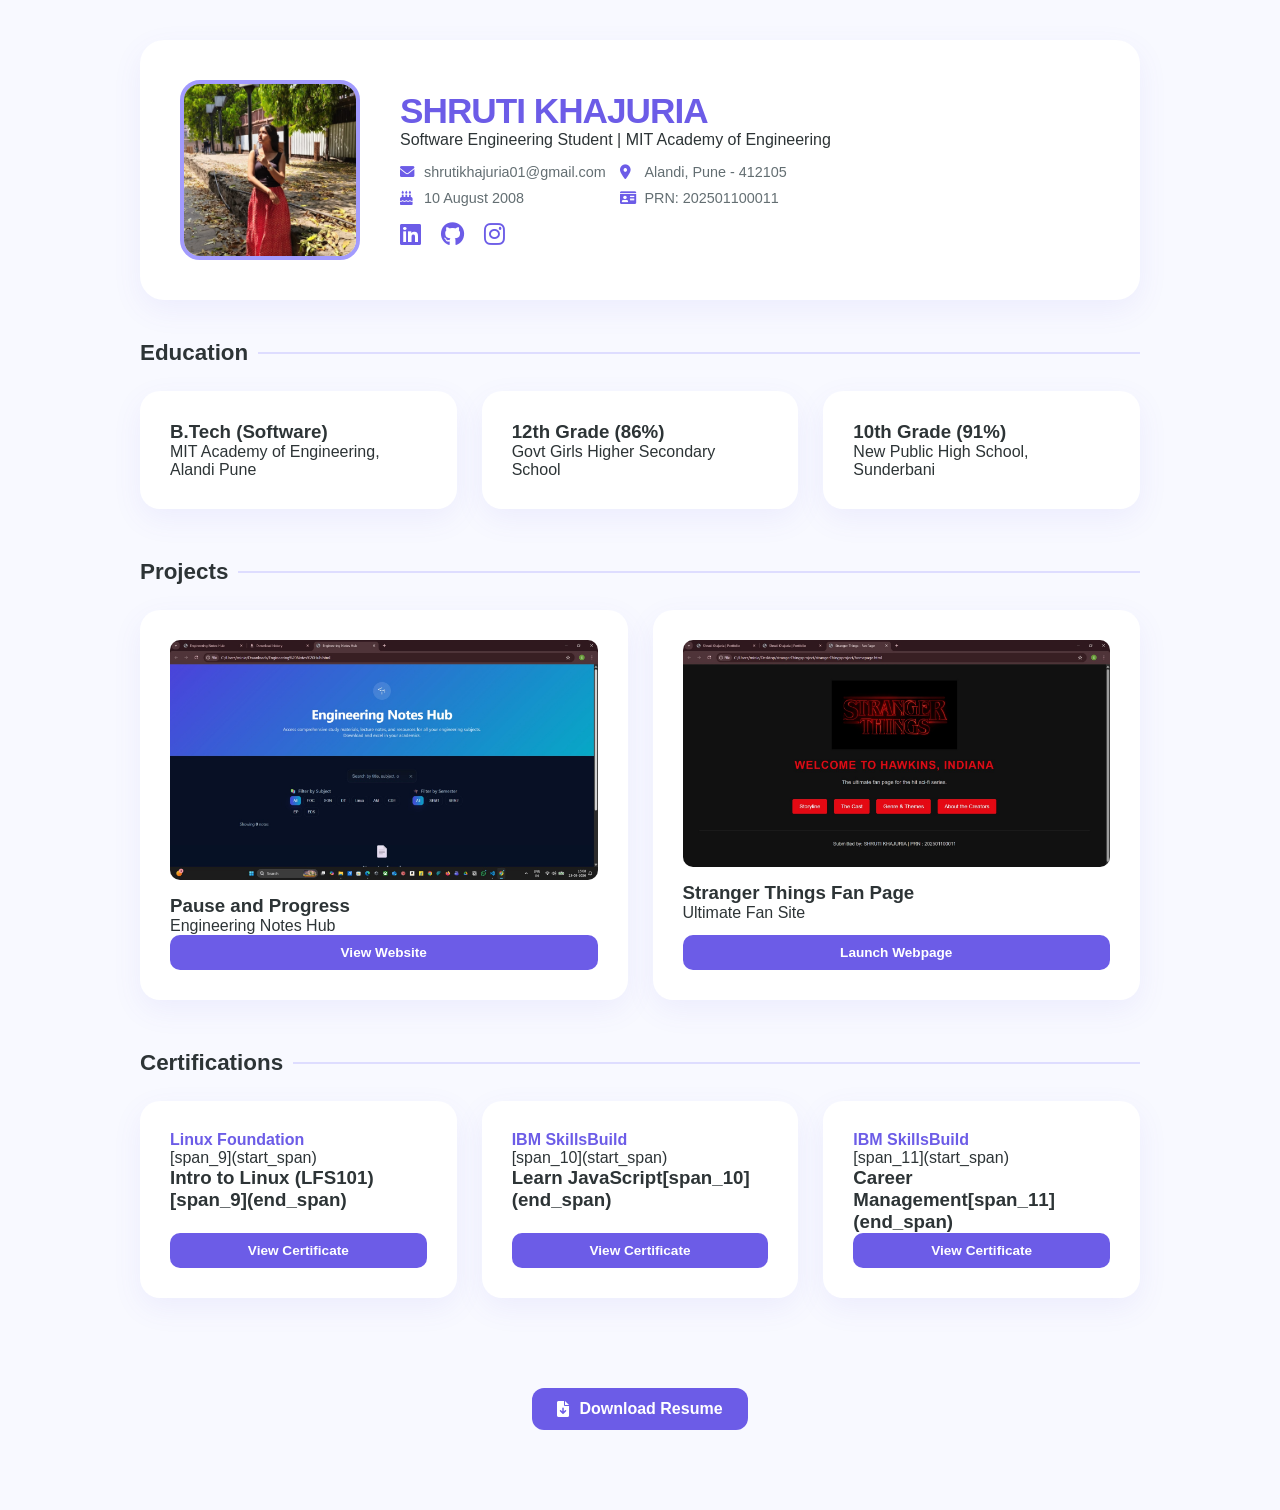
<file: index.html>
<!DOCTYPE html>
<html lang="en">
<head>
    <meta charset="UTF-8">
    <meta name="viewport" content="width=device-width, initial-scale=1.0">
    <title>Shruti Khajuria | Portfolio</title>
    <link rel="stylesheet" href="https://cdnjs.cloudflare.com/ajax/libs/font-awesome/6.0.0/css/all.min.css">
    <style>
        :root {
            --bg-color: #f8f9ff;
            --sidebar-color: #ffffff;
            --accent-color: #6c5ce7;
            --secondary-accent: #a29bfe;
            --text-main: #2d3436;
            --text-muted: #636e72;
            --card-shadow: 0 10px 30px rgba(108, 92, 231, 0.08);
        }

        * { margin: 0; padding: 0; box-sizing: border-box; font-family: 'Inter', 'Segoe UI', sans-serif; }
        body { background-color: var(--bg-color); color: var(--text-main); display: flex; flex-direction: column; align-items: center; }

        .header-container {
            width: 100%; max-width: 1000px; background: var(--sidebar-color);
            margin-top: 40px; padding: 40px; border-radius: 24px;
            display: flex; align-items: center; gap: 40px; box-shadow: var(--card-shadow);
        }

        .profile-img { width: 180px; height: 180px; border-radius: 20px; object-fit: cover; border: 4px solid var(--secondary-accent); }
        .header-details h1 { font-size: 2.2rem; color: var(--accent-color); letter-spacing: -1px; }
        
        .quick-info { display: grid; grid-template-columns: 1fr 1fr; gap: 10px; font-size: 0.9rem; margin-top: 15px; }
        .quick-info span { display: flex; align-items: center; gap: 8px; color: var(--text-muted); }
        .quick-info i { color: var(--accent-color); width: 16px; }

        .social-header { margin-top: 15px; display: flex; gap: 20px; }
        .social-header a { font-size: 1.5rem; color: var(--accent-color); transition: 0.3s; }
        .social-header a:hover { opacity: 0.7; transform: translateY(-3px); }

        .main-content { width: 100%; max-width: 1000px; padding: 40px 0; }
        .section-title { font-size: 1.4rem; margin-bottom: 25px; display: flex; align-items: center; gap: 10px; }
        .section-title::after { content: ""; height: 2px; flex: 1; background: var(--secondary-accent); opacity: 0.3; }

        .grid { display: grid; grid-template-columns: repeat(auto-fit, minmax(300px, 1fr)); gap: 25px; margin-bottom: 50px; }
        .card { background: var(--sidebar-color); padding: 30px; border-radius: 20px; box-shadow: var(--card-shadow); transition: 0.3s; display: flex; flex-direction: column; }
        .card:hover { transform: translateY(-5px); border: 1px solid var(--secondary-accent); }

        .btn-link { 
            margin-top: auto; padding: 10px; background: var(--accent-color); color: white; 
            text-align: center; border-radius: 10px; text-decoration: none; font-size: 0.85rem; font-weight: 600;
        }

        .action-bar { display: flex; justify-content: center; padding: 40px; }
        .btn-resume { background: var(--accent-color); color: white; padding: 12px 25px; border-radius: 12px; text-decoration: none; font-weight: 600; display: flex; align-items: center; gap: 10px; }
    </style>
</head>
<body>

    <div class="header-container">
        <img src="profile.jpg" alt="Shruti Khajuria" class="profile-img">
        <div class="header-details">
            <h1>SHRUTI KHAJURIA</h1>
            <p>Software Engineering Student | MIT Academy of Engineering</p>
            <div class="quick-info">
                <span><i class="fas fa-envelope"></i> shrutikhajuria01@gmail.com</span>
                <span><i class="fas fa-location-dot"></i> Alandi, Pune - 412105</span>
                <span><i class="fas fa-cake-candles"></i> 10 August 2008</span>
                <span><i class="fas fa-id-card"></i> PRN: 202501100011</span>
            </div>
            <div class="social-header">
                <a href="#"><i class="fab fa-linkedin"></i></a>
                <a href="#"><i class="fab fa-github"></i></a>
                <a href="#"><i class="fab fa-instagram"></i></a>
            </div>
        </div>
    </div>

    <div class="main-content">
        <section>
            <h2 class="section-title">Education</h2>
            <div class="grid">
                <div class="card">
                    <h3>B.Tech (Software)</h3>
                    <p>MIT Academy of Engineering, Alandi Pune</p>
                </div>
                <div class="card">
                    <h3>12th Grade (86%)</h3>
                    <p>Govt Girls Higher Secondary School</p>
                </div>
                <div class="card">
                    <h3>10th Grade (91%)</h3>
                    <p>New Public High School, Sunderbani</p>
                </div>
            </div>
        </section>

        <section>
            <h2 class="section-title">Projects</h2>
            <div class="grid">
                <div class="card">
                    <img src="notes-project.jpg" alt="Notes Hub" style="width:100%; border-radius:10px; margin-bottom:15px;">
                    <h3>Pause and Progress</h3>
                    <p>Engineering Notes Hub</p>
                    <a href="Engineering Notes Hub.html" class="btn-link" target="_blank">View Website</a>
                </div>
                <div class="card">
                    <img src="stranger-things.jpg" alt="Strangero Things" style="width:100%; border-radius:10px; margin-bottom:15px;">
                    <h3>Stranger Things Fan Page</h3>
                    <p>Ultimate Fan Site</p>
                    <a href="./strangerThingsproject/homepage.html" class="btn-link">Launch Webpage</a>
                    
                </div>
            </div>
        </section>

        <section>
            <h2 class="section-title">Certifications</h2>
            <div class="grid">
                <div class="card">
                    <p style="font-weight:bold; color:var(--accent-color);">Linux Foundation</p>
                    [span_9](start_span)<h3>Intro to Linux (LFS101)[span_9](end_span)</h3>
                    <a href="cert-linux.jpg" class="btn-link" target="_blank">View Certificate</a>
                </div>
                <div class="card">
                    <p style="font-weight:bold; color:var(--accent-color);">IBM SkillsBuild</p>
                    [span_10](start_span)<h3>Learn JavaScript[span_10](end_span)</h3>
                    <a href="cert-javascript.jpg" class="btn-link" target="_blank">View Certificate</a>
                </div>
                <div class="card">
                    <p style="font-weight:bold; color:var(--accent-color);">IBM SkillsBuild</p>
                    [span_11](start_span)<h3>Career Management[span_11](end_span)</h3>
                    <a href="cert-career.jpg" class="btn-link" target="_blank">View Certificate</a>
                </div>
            </div>
        </section>

        <div class="action-bar">
            <a href="Shruti_Resume.pdf" class="btn-resume" download>
                <i class="fas fa-file-arrow-down"></i> Download Resume
            </a>
        </div>
    </div>
  
</body>
</html>
</file>
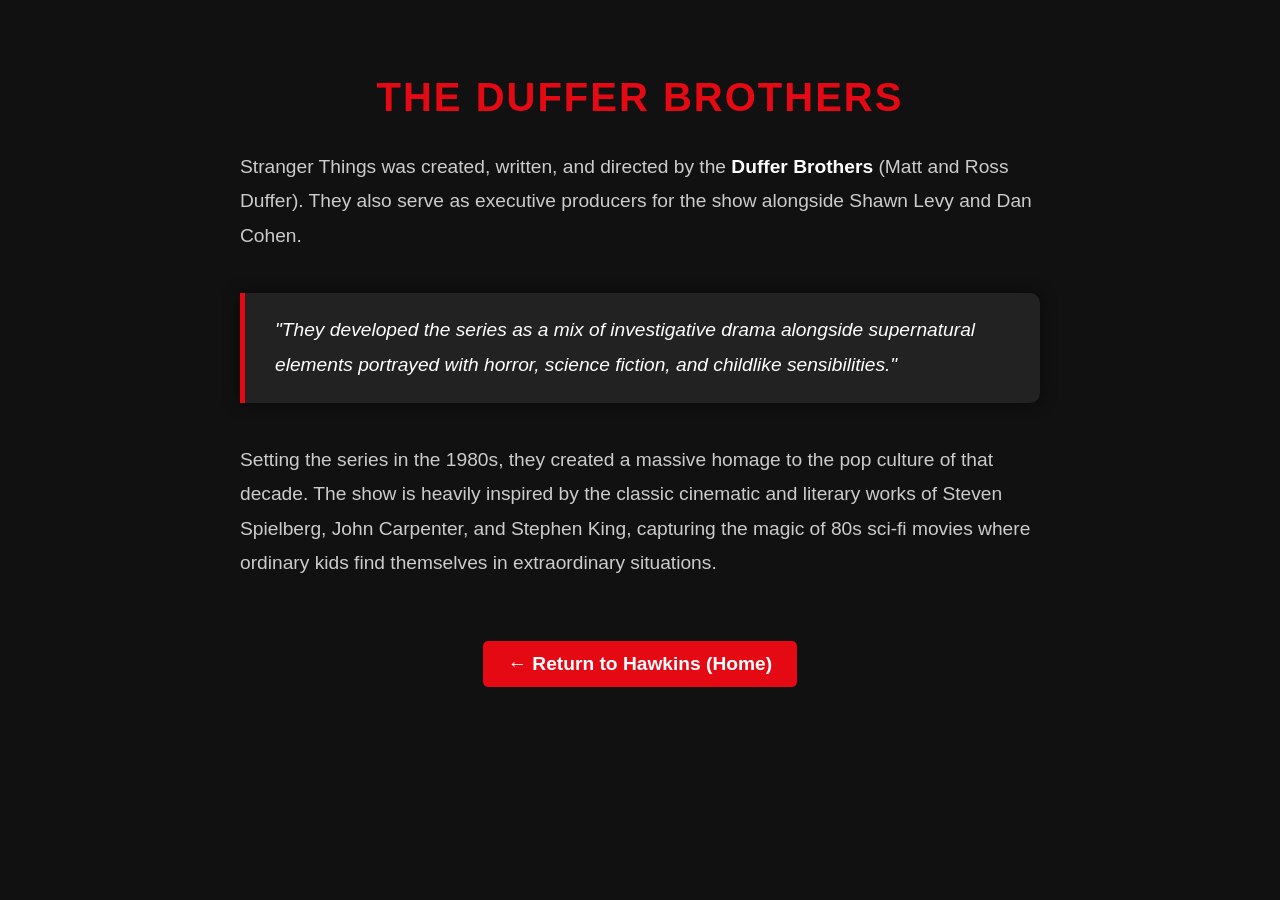
<file: strangerThingsproject/About.html>
<!DOCTYPE html>
<html lang="en">
<head>
    <meta charset="UTF-8">
    <meta name="viewport" content="width=device-width, initial-scale=1.0">
    <title>About the Creators - Stranger Things</title>
    <style>
        body { 
            font-family: Arial, sans-serif; 
            background-color: #111; 
            color: #ccc; 
            padding: 40px; 
            text-align: center; 
        }
        h1 { 
            color: #e50914; 
            font-size: 2.5em; 
            text-transform: uppercase; 
            letter-spacing: 2px; 
        }
        .content { 
            max-width: 800px; 
            margin: 30px auto; 
            text-align: left; 
            line-height: 1.8; 
            font-size: 1.2em; 
        }
        blockquote { 
            background-color: #222; 
            border-left: 5px solid #e50914; 
            padding: 20px 30px; 
            font-style: italic; 
            margin: 40px 0; 
            color: #fff; 
            border-radius: 0 10px 10px 0;
            box-shadow: 0 0 15px rgba(0, 0, 0, 0.5);
        }
        strong {
            color: white;
        }
        .back-btn { 
            display: inline-block; 
            margin-top: 30px; 
            text-decoration: none; 
            color: white; 
            background-color: #e50914; 
            padding: 12px 25px; 
            border-radius: 5px; 
            font-weight: bold; 
            font-size: 1.2em; 
            transition: 0.3s; 
        }
        .back-btn:hover { 
            background-color: #b20710; 
            transform: scale(1.05); 
        }
    </style>
</head>
<body>

    <h1>The Duffer Brothers</h1>
    
    <div class="content">
        <p>Stranger Things was created, written, and directed by the <strong>Duffer Brothers</strong> (Matt and Ross Duffer). They also serve as executive producers for the show alongside Shawn Levy and Dan Cohen.</p>
        
        <blockquote>
            "They developed the series as a mix of investigative drama alongside supernatural elements portrayed with horror, science fiction, and childlike sensibilities."
        </blockquote>
        
        <p>Setting the series in the 1980s, they created a massive homage to the pop culture of that decade. The show is heavily inspired by the classic cinematic and literary works of Steven Spielberg, John Carpenter, and Stephen King, capturing the magic of 80s sci-fi movies where ordinary kids find themselves in extraordinary situations.</p>
    </div>
    
    <a href="homepage.html" class="back-btn">← Return to Hawkins (Home)</a>

</body>
</html>
</file>
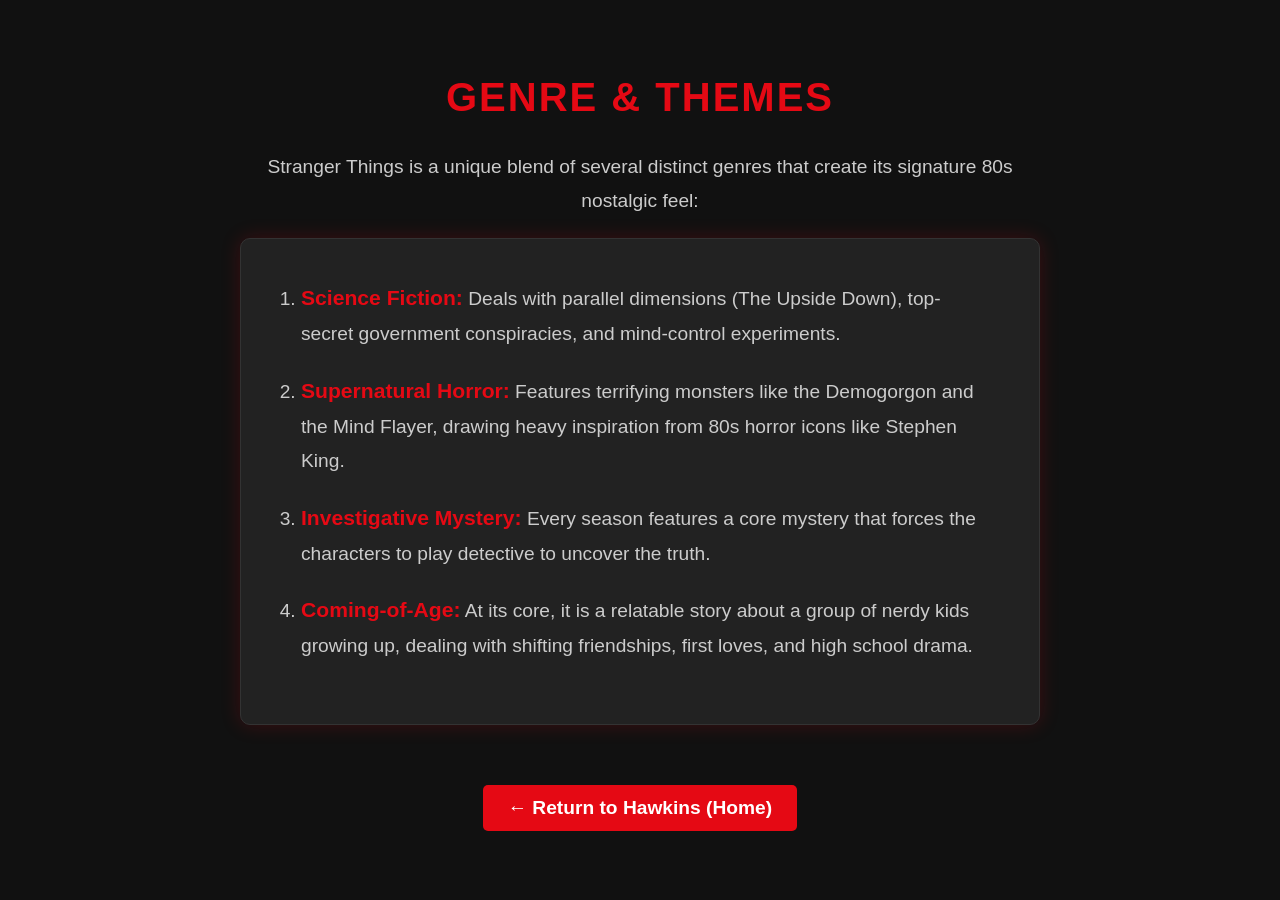
<file: strangerThingsproject/genre.html>
<!DOCTYPE html>
<html lang="en">
<head>
    <meta charset="UTF-8">
    <meta name="viewport" content="width=device-width, initial-scale=1.0">
    <title>Genre - Stranger Things</title>
    <style>
        body { 
            font-family: Arial, sans-serif; 
            background-color: #111; 
            color: #ccc; 
            padding: 40px; 
            text-align: center; 
        }
        h1 { 
            color: #e50914; 
            font-size: 2.5em; 
            text-transform: uppercase; 
            letter-spacing: 2px; 
        }
        .content { 
            max-width: 800px; 
            margin: 30px auto; 
            text-align: left; 
            line-height: 1.8; 
            font-size: 1.2em; 
        }
        ol { 
            background-color: #222; 
            padding: 40px 60px; 
            border-radius: 10px; 
            box-shadow: 0 0 20px rgba(229, 9, 20, 0.2); 
            border: 1px solid #333;
        }
        li { 
            margin-bottom: 20px; 
        }
        strong { 
            color: #e50914; 
            font-size: 1.1em;
        }
        .back-btn { 
            display: inline-block; 
            margin-top: 30px; 
            text-decoration: none; 
            color: white; 
            background-color: #e50914; 
            padding: 12px 25px; 
            border-radius: 5px; 
            font-weight: bold; 
            font-size: 1.2em; 
            transition: 0.3s; 
        }
        .back-btn:hover { 
            background-color: #b20710; 
            transform: scale(1.05); 
        }
    </style>
</head>
<body>

    <h1>Genre & Themes</h1>
    
    <div class="content">
        <p style="text-align: center;">Stranger Things is a unique blend of several distinct genres that create its signature 80s nostalgic feel:</p>
        
        <ol>
            <li><strong>Science Fiction:</strong> Deals with parallel dimensions (The Upside Down), top-secret government conspiracies, and mind-control experiments.</li>
            <li><strong>Supernatural Horror:</strong> Features terrifying monsters like the Demogorgon and the Mind Flayer, drawing heavy inspiration from 80s horror icons like Stephen King.</li>
            <li><strong>Investigative Mystery:</strong> Every season features a core mystery that forces the characters to play detective to uncover the truth.</li>
            <li><strong>Coming-of-Age:</strong> At its core, it is a relatable story about a group of nerdy kids growing up, dealing with shifting friendships, first loves, and high school drama.</li>
        </ol>
    </div>

    <a href="homepage.html" class="back-btn">← Return to Hawkins (Home)</a>

</body>
</html>
</file>
